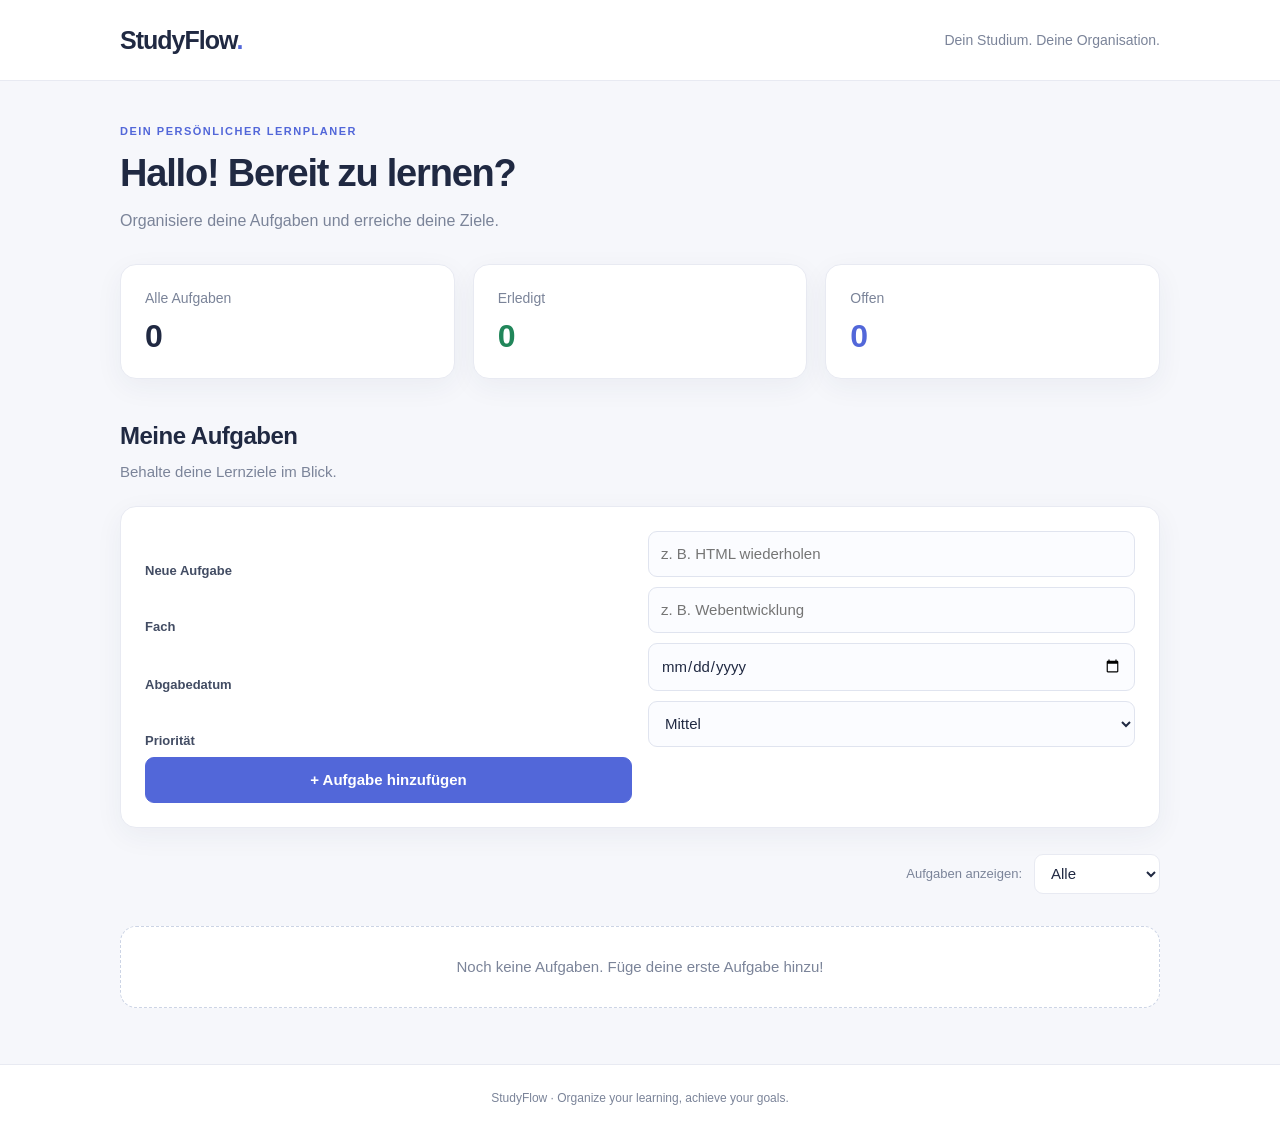
<file: index.html>
<!DOCTYPE html>
<html lang="de">
<head>
    <meta charset="UTF-8">
    <meta name="viewport" content="width=device-width, initial-scale=1.0">
    <meta name="description" content="StudyFlow hilft Studierenden, ihre Aufgaben und Lernziele zu organisieren.">
    <title>StudyFlow | Student Task Manager</title>
    <link rel="stylesheet" href="style.css">
    <script src="script.js" defer></script>
</head>
<body>

    <header class="header">
        <a href="#" class="logo">StudyFlow<span>.</span></a>
        <p>Dein Studium. Deine Organisation.</p>
    </header>

    <main class="container">

        <section class="welcome">
            <p class="eyebrow">DEIN PERSÖNLICHER LERNPLANER</p>
            <h1>Hallo! Bereit zu lernen?</h1>
            <p>Organisiere deine Aufgaben und erreiche deine Ziele.</p>
        </section>

        <section class="stats" aria-label="Aufgabenübersicht">
            <article class="stat-card">
                <p>Alle Aufgaben</p>
                <h2 id="total-count">0</h2>
            </article>

            <article class="stat-card">
                <p>Erledigt</p>
                <h2 id="completed-count">0</h2>
            </article>

            <article class="stat-card">
                <p>Offen</p>
                <h2 id="open-count">0</h2>
            </article>
        </section>

        <section class="task-section">
            <div class="section-heading">
                <div>
                    <h2>Meine Aufgaben</h2>
                    <p>Behalte deine Lernziele im Blick.</p>
                </div>
            </div>

            <form id="task-form" class="task-form">
                <label for="task-input">Neue Aufgabe</label>
                <input
                    type="text"
                    id="task-input"
                    placeholder="z. B. HTML wiederholen"
                    required
                    maxlength="100"
                >

                <label for="subject-input">Fach</label>
                <input
                    type="text"
                    id="subject-input"
                    placeholder="z. B. Webentwicklung"
                    required
                    maxlength="50"
                >

                <label for="due-date">Abgabedatum</label>
                <input type="date" id="due-date">

                <label for="priority">Priorität</label>
                <select id="priority">
                    <option value="low">Niedrig</option>
                    <option value="medium" selected>Mittel</option>
                    <option value="high">Hoch</option>
                </select>

                <button type="submit" class="add-button">
                    + Aufgabe hinzufügen
                </button>
            </form>

            <div class="filter-row">
                <label for="filter">Aufgaben anzeigen:</label>
                <select id="filter">
                    <option value="all">Alle</option>
                    <option value="open">Offene</option>
                    <option value="completed">Erledigte</option>
                </select>
            </div>

            <ul id="task-list" class="task-list"></ul>

            <p id="empty-message" class="empty-message">
                Noch keine Aufgaben. Füge deine erste Aufgabe hinzu!
            </p>
        </section>

    </main>

    <footer class="footer">
        <p>StudyFlow · Organize your learning, achieve your goals.</p>
    </footer>

</body>
</html>
</file>
<file: style.css>
/* =====================================
   STUDYFLOW — Modern Responsive Design
===================================== */

:root {
    --primary: #5267d9;
    --primary-hover: #4054c4;
    --background: #f6f7fb;
    --surface: #ffffff;
    --text: #202942;
    --muted: #7b8499;
    --border: #e8eaf2;
    --success: #21865a;
    --danger: #c94c4c;
    --radius: 16px;
    --shadow: 0 8px 28px rgba(35, 48, 85, 0.055);
}

* {
    box-sizing: border-box;
}

html {
    scroll-behavior: smooth;
}

body {
    margin: 0;
    color: var(--text);
    background: var(--background);
    font-family: Inter, "Segoe UI", Arial, sans-serif;
    font-size: 15px;
    line-height: 1.6;
}

button,
input,
select {
    font: inherit;
}

button {
    cursor: pointer;
}

button:focus-visible,
input:focus-visible,
select:focus-visible {
    outline: 3px solid rgba(82, 103, 217, 0.25);
    outline-offset: 3px;
}

button:disabled {
    cursor: not-allowed;
    opacity: 0.6;
}

a {
    color: inherit;
    text-decoration: none;
}

/* Header */

.header {
    display: flex;
    align-items: center;
    justify-content: space-between;
    gap: 20px;
    padding: 20px max(24px, calc((100% - 1040px) / 2));
    background: var(--surface);
    border-bottom: 1px solid var(--border);
}

.logo {
    color: var(--text);
    font-size: 25px;
    font-weight: 800;
    letter-spacing: -1px;
}

.logo span {
    color: var(--primary);
}

.header > p {
    margin: 0;
    color: var(--muted);
    font-size: 14px;
}

/* Main container */

.container {
    width: min(100% - 48px, 1040px);
    margin: 0 auto;
    padding: 42px 0 56px;
}

/* Welcome section */

.welcome {
    margin-bottom: 30px;
}

.eyebrow {
    margin: 0 0 10px;
    color: var(--primary);
    font-size: 11px;
    font-weight: 800;
    letter-spacing: 1.5px;
}

.welcome h1 {
    margin: 0;
    font-size: clamp(28px, 4vw, 38px);
    line-height: 1.2;
    letter-spacing: -1.2px;
}

.welcome > p:last-child {
    margin: 12px 0 0;
    color: var(--muted);
    font-size: 16px;
}

/* Statistics */

.stats {
    display: grid;
    grid-template-columns: repeat(3, minmax(0, 1fr));
    gap: 18px;
    margin-bottom: 38px;
}

.stat-card {
    min-width: 0;
    padding: 22px 24px;
    background: var(--surface);
    border: 1px solid var(--border);
    border-radius: var(--radius);
    box-shadow: var(--shadow);
}

.stat-card p {
    margin: 0 0 8px;
    color: var(--muted);
    font-size: 14px;
}

.stat-card h2 {
    margin: 0;
    color: var(--text);
    font-size: 32px;
    line-height: 1.2;
    letter-spacing: -1px;
}

.stat-card:nth-child(2) h2 {
    color: var(--success);
}

.stat-card:nth-child(3) h2 {
    color: var(--primary);
}

/* Task section */

.task-section {
    min-width: 0;
}

.section-heading {
    display: flex;
    align-items: center;
    justify-content: space-between;
    gap: 16px;
    margin-bottom: 22px;
}

.section-heading h2 {
    margin: 0;
    font-size: 24px;
    letter-spacing: -0.5px;
}

.section-heading p {
    margin: 5px 0 0;
    color: var(--muted);
}

/* Task form */

.task-form {
    display: grid;
    grid-template-columns: repeat(2, minmax(0, 1fr));
    gap: 10px 16px;
    padding: 24px;
    background: var(--surface);
    border: 1px solid var(--border);
    border-radius: var(--radius);
    box-shadow: var(--shadow);
}

.task-form label {
    align-self: end;
    margin-bottom: -5px;
    color: #424c63;
    font-size: 13px;
    font-weight: 650;
}

.task-form input:not([type="checkbox"]),
.task-form select {
    width: 100%;
    min-width: 0;
    min-height: 46px;
    padding: 10px 12px;
    color: var(--text);
    background: #fbfcff;
    border: 1px solid #e0e4ef;
    border-radius: 9px;
    transition: border-color 0.2s, box-shadow 0.2s;
}

.task-form input:focus,
.task-form select:focus {
    border-color: var(--primary);
    box-shadow: 0 0 0 3px rgba(82, 103, 217, 0.08);
    outline: none;
}

.add-button {
    align-self: end;
    min-height: 46px;
    padding: 10px 16px;
    color: #fff;
    background: var(--primary);
    border: 1px solid var(--primary);
    border-radius: 9px;
    font-weight: 650;
    transition: background 0.2s, transform 0.2s;
}

.add-button:hover {
    background: var(--primary-hover);
}

.add-button:active {
    transform: translateY(1px);
}

/* Filter */

.filter-row {
    display: flex;
    align-items: center;
    justify-content: flex-end;
    gap: 12px;
    margin: 26px 0 16px;
}

.filter-row label {
    color: var(--muted);
    font-size: 13px;
}

.filter-row select {
    min-height: 40px;
    max-width: 100%;
    padding: 8px 32px 8px 12px;
    color: var(--text);
    background: var(--surface);
    border: 1px solid var(--border);
    border-radius: 9px;
}

/* Task list */

.task-list {
    display: grid;
    gap: 12px;
    margin: 0;
    padding: 0;
    list-style: none;
}

.task-item {
    display: flex;
    align-items: center;
    flex-wrap: wrap;
    gap: 14px;
    min-width: 0;
    padding: 20px;
    background: var(--surface);
    border: 1px solid var(--border);
    border-radius: 13px;
    box-shadow: 0 3px 14px rgba(35, 48, 85, 0.035);
    transition: border-color 0.2s, box-shadow 0.2s;
}

.task-item:hover {
    border-color: #ccd4f5;
    box-shadow: var(--shadow);
}

.task-item > input[type="checkbox"] {
    flex: 0 0 auto;
    width: 18px;
    height: 18px;
    accent-color: var(--primary);
    cursor: pointer;
}

.task-info {
    flex: 1 1 180px;
    min-width: 0;
}

.task-info h3 {
    margin: 0;
    font-size: 16px;
    overflow-wrap: anywhere;
}

.task-info p {
    margin: 5px 0 0;
    color: var(--muted);
    font-size: 13px;
    overflow-wrap: anywhere;
}

.task-item.completed .task-info h3 {
    color: var(--muted);
    text-decoration: line-through;
}

/* Priority badges */

.priority {
    flex: 0 0 auto;
    padding: 5px 10px;
    border-radius: 20px;
    font-size: 11px;
    font-weight: 750;
}

.priority.high {
    color: #b83232;
    background: #fff0f0;
}

.priority.medium {
    color: #99620c;
    background: #fff6df;
}

.priority.low {
    color: #23774f;
    background: #e8f7ef;
}

/* Task action buttons */

.edit-button,
.delete-button,
#cancel-edit {
    min-height: 38px;
    padding: 8px 12px;
    border: 1px solid var(--border);
    border-radius: 8px;
    font-size: 12px;
    font-weight: 650;
    transition: background 0.2s, border-color 0.2s;
}

.edit-button {
    color: var(--primary);
    background: #f1f3ff;
    border-color: #e1e6ff;
}

.edit-button:hover {
    background: #e5eaff;
}

.delete-button {
    color: var(--danger);
    background: #fff;
    border-color: #f0dada;
}

.delete-button:hover {
    background: #fff0f0;
}

#cancel-edit {
    color: #495467;
    background: #f0f2f6;
}

#cancel-edit:hover {
    background: #e4e8ef;
}

#cancel-edit[hidden],
#empty-message[hidden] {
    display: none !important;
}

/* Empty state */

.empty-message {
    margin: 16px 0 0;
    padding: 28px 20px;
    color: var(--muted);
    text-align: center;
    background: var(--surface);
    border: 1px dashed #ccd4e5;
    border-radius: var(--radius);
}

/* Footer */

.footer {
    padding: 24px;
    color: var(--muted);
    text-align: center;
    font-size: 12px;
    border-top: 1px solid var(--border);
    background: var(--surface);
}

.footer p {
    margin: 0;
}

/* Tablet */

@media (max-width: 760px) {
    .container {
        width: min(100% - 36px, 600px);
        padding-top: 32px;
    }

    .header {
        padding: 18px;
    }

    .stats {
        gap: 12px;
        margin-bottom: 30px;
    }

    .stat-card {
        padding: 17px;
    }

    .stat-card h2 {
        font-size: 28px;
    }

    .task-form {
        gap: 10px 12px;
        padding: 20px;
    }

    .task-item {
        padding: 16px;
        gap: 10px;
    }
}

/* Phone */

@media (max-width: 520px) {
    body {
        font-size: 14px;
    }

    .header {
        align-items: flex-start;
        flex-direction: column;
        gap: 2px;
        padding: 16px 18px;
    }

    .logo {
        font-size: 24px;
    }

    .header > p {
        font-size: 12px;
    }

    .container {
        width: calc(100% - 28px);
        padding: 26px 0 36px;
    }

    .welcome {
        margin-bottom: 24px;
    }

    .welcome h1 {
        font-size: 29px;
    }

    .welcome > p:last-child {
        font-size: 14px;
    }

    .stats {
        gap: 9px;
        margin-bottom: 30px;
    }

    .stat-card {
        padding: 13px 10px;
        border-radius: 12px;
    }

    .stat-card p {
        margin-bottom: 6px;
        font-size: 11px;
        overflow-wrap: anywhere;
    }

    .stat-card h2 {
        font-size: 25px;
    }

    .section-heading h2 {
        font-size: 22px;
    }

    .section-heading p {
        font-size: 13px;
    }

    .task-form {
        grid-template-columns: minmax(0, 1fr);
        gap: 8px;
        padding: 16px;
    }

    .task-form label {
        margin-top: 5px;
        margin-bottom: 0;
    }

    .task-form input:not([type="checkbox"]),
    .task-form select,
    .add-button {
        width: 100%;
        min-height: 46px;
    }

    .add-button {
        margin-top: 8px;
    }

    .filter-row {
        align-items: stretch;
        flex-direction: column;
        gap: 6px;
        margin-top: 22px;
    }

    .filter-row select {
        width: 100%;
        min-height: 44px;
    }

    .task-item {
        gap: 10px;
        padding: 14px;
    }

    .task-info {
        flex: 1 1 calc(100% - 32px);
    }

    .task-info h3 {
        font-size: 15px;
    }

    .priority {
        margin-left: 28px;
    }

    .edit-button,
    .delete-button {
        min-height: 40px;
        padding: 9px 11px;
    }

    .footer {
        padding: 20px 14px;
    }
}

/* Très petits écrans */

@media (max-width: 350px) {
    .stats {
        grid-template-columns: 1fr;
    }

    .stat-card {
        display: flex;
        align-items: center;
        justify-content: space-between;
        padding: 13px 16px;
    }

    .stat-card p {
        margin: 0;
        font-size: 13px;
    }

    .stat-card h2 {
        font-size: 23px;
    }

    .task-item {
        gap: 8px;
    }

    .edit-button,
    .delete-button {
        font-size: 11px;
        padding: 8px;
    }
}
</file>
<file: studyflow/style.css>
/* =====================================
   STUDYFLOW — Modern Responsive Design
===================================== */

:root {
    --primary: #5267d9;
    --primary-hover: #4054c4;
    --background: #f6f7fb;
    --surface: #ffffff;
    --text: #202942;
    --muted: #7b8499;
    --border: #e8eaf2;
    --success: #21865a;
    --danger: #c94c4c;
    --radius: 16px;
    --shadow: 0 8px 28px rgba(35, 48, 85, 0.055);
}

* {
    box-sizing: border-box;
}

html {
    scroll-behavior: smooth;
}

body {
    margin: 0;
    color: var(--text);
    background: var(--background);
    font-family: Inter, "Segoe UI", Arial, sans-serif;
    font-size: 15px;
    line-height: 1.6;
}

button,
input,
select {
    font: inherit;
}

button {
    cursor: pointer;
}

button:focus-visible,
input:focus-visible,
select:focus-visible {
    outline: 3px solid rgba(82, 103, 217, 0.25);
    outline-offset: 3px;
}

button:disabled {
    cursor: not-allowed;
    opacity: 0.6;
}

a {
    color: inherit;
    text-decoration: none;
}

/* Header */

.header {
    display: flex;
    align-items: center;
    justify-content: space-between;
    gap: 20px;
    padding: 20px max(24px, calc((100% - 1040px) / 2));
    background: var(--surface);
    border-bottom: 1px solid var(--border);
}

.logo {
    color: var(--text);
    font-size: 25px;
    font-weight: 800;
    letter-spacing: -1px;
}

.logo span {
    color: var(--primary);
}

.header > p {
    margin: 0;
    color: var(--muted);
    font-size: 14px;
}

/* Main container */

.container {
    width: min(100% - 48px, 1040px);
    margin: 0 auto;
    padding: 42px 0 56px;
}

/* Welcome section */

.welcome {
    margin-bottom: 30px;
}

.eyebrow {
    margin: 0 0 10px;
    color: var(--primary);
    font-size: 11px;
    font-weight: 800;
    letter-spacing: 1.5px;
}

.welcome h1 {
    margin: 0;
    font-size: clamp(28px, 4vw, 38px);
    line-height: 1.2;
    letter-spacing: -1.2px;
}

.welcome > p:last-child {
    margin: 12px 0 0;
    color: var(--muted);
    font-size: 16px;
}

/* Statistics */

.stats {
    display: grid;
    grid-template-columns: repeat(3, minmax(0, 1fr));
    gap: 18px;
    margin-bottom: 38px;
}

.stat-card {
    min-width: 0;
    padding: 22px 24px;
    background: var(--surface);
    border: 1px solid var(--border);
    border-radius: var(--radius);
    box-shadow: var(--shadow);
}

.stat-card p {
    margin: 0 0 8px;
    color: var(--muted);
    font-size: 14px;
}

.stat-card h2 {
    margin: 0;
    color: var(--text);
    font-size: 32px;
    line-height: 1.2;
    letter-spacing: -1px;
}

.stat-card:nth-child(2) h2 {
    color: var(--success);
}

.stat-card:nth-child(3) h2 {
    color: var(--primary);
}

/* Task section */

.task-section {
    min-width: 0;
}

.section-heading {
    display: flex;
    align-items: center;
    justify-content: space-between;
    gap: 16px;
    margin-bottom: 22px;
}

.section-heading h2 {
    margin: 0;
    font-size: 24px;
    letter-spacing: -0.5px;
}

.section-heading p {
    margin: 5px 0 0;
    color: var(--muted);
}

/* Task form */

.task-form {
    display: grid;
    grid-template-columns: repeat(2, minmax(0, 1fr));
    gap: 10px 16px;
    padding: 24px;
    background: var(--surface);
    border: 1px solid var(--border);
    border-radius: var(--radius);
    box-shadow: var(--shadow);
}

.task-form label {
    align-self: end;
    margin-bottom: -5px;
    color: #424c63;
    font-size: 13px;
    font-weight: 650;
}

.task-form input:not([type="checkbox"]),
.task-form select {
    width: 100%;
    min-width: 0;
    min-height: 46px;
    padding: 10px 12px;
    color: var(--text);
    background: #fbfcff;
    border: 1px solid #e0e4ef;
    border-radius: 9px;
    transition: border-color 0.2s, box-shadow 0.2s;
}

.task-form input:focus,
.task-form select:focus {
    border-color: var(--primary);
    box-shadow: 0 0 0 3px rgba(82, 103, 217, 0.08);
    outline: none;
}

.add-button {
    align-self: end;
    min-height: 46px;
    padding: 10px 16px;
    color: #fff;
    background: var(--primary);
    border: 1px solid var(--primary);
    border-radius: 9px;
    font-weight: 650;
    transition: background 0.2s, transform 0.2s;
}

.add-button:hover {
    background: var(--primary-hover);
}

.add-button:active {
    transform: translateY(1px);
}

/* Filter */

.filter-row {
    display: flex;
    align-items: center;
    justify-content: flex-end;
    gap: 12px;
    margin: 26px 0 16px;
}

.filter-row label {
    color: var(--muted);
    font-size: 13px;
}

.filter-row select {
    min-height: 40px;
    max-width: 100%;
    padding: 8px 32px 8px 12px;
    color: var(--text);
    background: var(--surface);
    border: 1px solid var(--border);
    border-radius: 9px;
}

/* Task list */

.task-list {
    display: grid;
    gap: 12px;
    margin: 0;
    padding: 0;
    list-style: none;
}

.task-item {
    display: flex;
    align-items: center;
    flex-wrap: wrap;
    gap: 14px;
    min-width: 0;
    padding: 20px;
    background: var(--surface);
    border: 1px solid var(--border);
    border-radius: 13px;
    box-shadow: 0 3px 14px rgba(35, 48, 85, 0.035);
    transition: border-color 0.2s, box-shadow 0.2s;
}

.task-item:hover {
    border-color: #ccd4f5;
    box-shadow: var(--shadow);
}

.task-item > input[type="checkbox"] {
    flex: 0 0 auto;
    width: 18px;
    height: 18px;
    accent-color: var(--primary);
    cursor: pointer;
}

.task-info {
    flex: 1 1 180px;
    min-width: 0;
}

.task-info h3 {
    margin: 0;
    font-size: 16px;
    overflow-wrap: anywhere;
}

.task-info p {
    margin: 5px 0 0;
    color: var(--muted);
    font-size: 13px;
    overflow-wrap: anywhere;
}

.task-item.completed .task-info h3 {
    color: var(--muted);
    text-decoration: line-through;
}

/* Priority badges */

.priority {
    flex: 0 0 auto;
    padding: 5px 10px;
    border-radius: 20px;
    font-size: 11px;
    font-weight: 750;
}

.priority.high {
    color: #b83232;
    background: #fff0f0;
}

.priority.medium {
    color: #99620c;
    background: #fff6df;
}

.priority.low {
    color: #23774f;
    background: #e8f7ef;
}

/* Task action buttons */

.edit-button,
.delete-button,
#cancel-edit {
    min-height: 38px;
    padding: 8px 12px;
    border: 1px solid var(--border);
    border-radius: 8px;
    font-size: 12px;
    font-weight: 650;
    transition: background 0.2s, border-color 0.2s;
}

.edit-button {
    color: var(--primary);
    background: #f1f3ff;
    border-color: #e1e6ff;
}

.edit-button:hover {
    background: #e5eaff;
}

.delete-button {
    color: var(--danger);
    background: #fff;
    border-color: #f0dada;
}

.delete-button:hover {
    background: #fff0f0;
}

#cancel-edit {
    color: #495467;
    background: #f0f2f6;
}

#cancel-edit:hover {
    background: #e4e8ef;
}

#cancel-edit[hidden],
#empty-message[hidden] {
    display: none !important;
}

/* Empty state */

.empty-message {
    margin: 16px 0 0;
    padding: 28px 20px;
    color: var(--muted);
    text-align: center;
    background: var(--surface);
    border: 1px dashed #ccd4e5;
    border-radius: var(--radius);
}

/* Footer */

.footer {
    padding: 24px;
    color: var(--muted);
    text-align: center;
    font-size: 12px;
    border-top: 1px solid var(--border);
    background: var(--surface);
}

.footer p {
    margin: 0;
}

/* Tablet */

@media (max-width: 760px) {
    .container {
        width: min(100% - 36px, 600px);
        padding-top: 32px;
    }

    .header {
        padding: 18px;
    }

    .stats {
        gap: 12px;
        margin-bottom: 30px;
    }

    .stat-card {
        padding: 17px;
    }

    .stat-card h2 {
        font-size: 28px;
    }

    .task-form {
        gap: 10px 12px;
        padding: 20px;
    }

    .task-item {
        padding: 16px;
        gap: 10px;
    }
}

/* Phone */

@media (max-width: 520px) {
    body {
        font-size: 14px;
    }

    .header {
        align-items: flex-start;
        flex-direction: column;
        gap: 2px;
        padding: 16px 18px;
    }

    .logo {
        font-size: 24px;
    }

    .header > p {
        font-size: 12px;
    }

    .container {
        width: calc(100% - 28px);
        padding: 26px 0 36px;
    }

    .welcome {
        margin-bottom: 24px;
    }

    .welcome h1 {
        font-size: 29px;
    }

    .welcome > p:last-child {
        font-size: 14px;
    }

    .stats {
        gap: 9px;
        margin-bottom: 30px;
    }

    .stat-card {
        padding: 13px 10px;
        border-radius: 12px;
    }

    .stat-card p {
        margin-bottom: 6px;
        font-size: 11px;
        overflow-wrap: anywhere;
    }

    .stat-card h2 {
        font-size: 25px;
    }

    .section-heading h2 {
        font-size: 22px;
    }

    .section-heading p {
        font-size: 13px;
    }

    .task-form {
        grid-template-columns: minmax(0, 1fr);
        gap: 8px;
        padding: 16px;
    }

    .task-form label {
        margin-top: 5px;
        margin-bottom: 0;
    }

    .task-form input:not([type="checkbox"]),
    .task-form select,
    .add-button {
        width: 100%;
        min-height: 46px;
    }

    .add-button {
        margin-top: 8px;
    }

    .filter-row {
        align-items: stretch;
        flex-direction: column;
        gap: 6px;
        margin-top: 22px;
    }

    .filter-row select {
        width: 100%;
        min-height: 44px;
    }

    .task-item {
        gap: 10px;
        padding: 14px;
    }

    .task-info {
        flex: 1 1 calc(100% - 32px);
    }

    .task-info h3 {
        font-size: 15px;
    }

    .priority {
        margin-left: 28px;
    }

    .edit-button,
    .delete-button {
        min-height: 40px;
        padding: 9px 11px;
    }

    .footer {
        padding: 20px 14px;
    }
}

/* Très petits écrans */

@media (max-width: 350px) {
    .stats {
        grid-template-columns: 1fr;
    }

    .stat-card {
        display: flex;
        align-items: center;
        justify-content: space-between;
        padding: 13px 16px;
    }

    .stat-card p {
        margin: 0;
        font-size: 13px;
    }

    .stat-card h2 {
        font-size: 23px;
    }

    .task-item {
        gap: 8px;
    }

    .edit-button,
    .delete-button {
        font-size: 11px;
        padding: 8px;
    }
}
</file>
